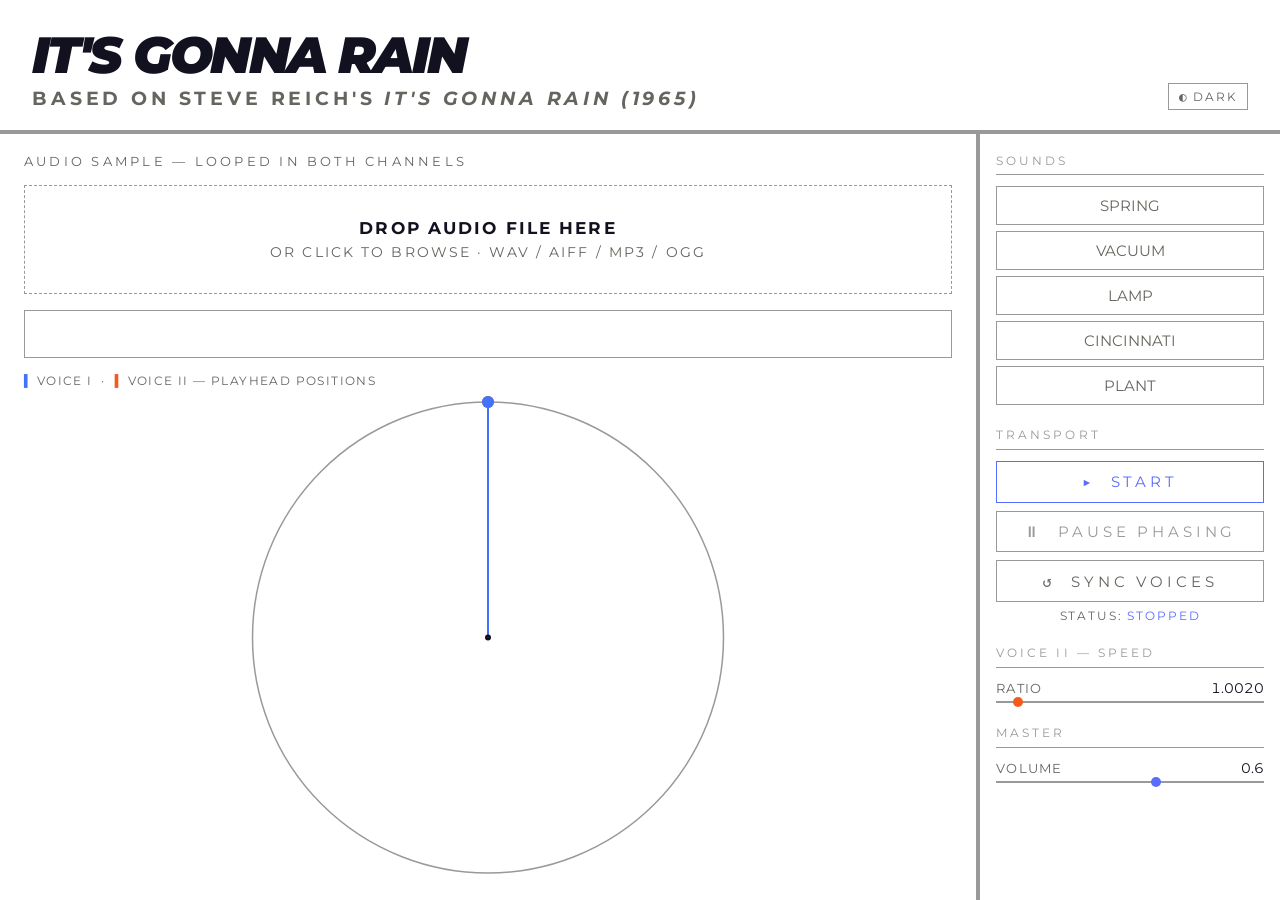
<file: C04/index.html>
<!DOCTYPE html>
<html lang="en">

<head>
  <meta charset="UTF-8">
  <meta name="viewport" content="width=device-width, initial-scale=1.0">
  <title>IT'S GONNA RAIN — Study on Phase</title>
  <script>
    // Apply saved theme before first paint (light is the default)
    try { if (localStorage.getItem('theme') === 'dark') document.documentElement.dataset.theme = 'dark'; } catch (e) { }
  </script>
  <link rel="stylesheet" href="style.css">
</head>

<body>

  <header>
    <div class="title-block">
      <h1>It's Gonna Rain</h1>
      <h2>Based on Steve Reich's <em>It's Gonna Rain (1965)</em> </h2>
    </div>
    <div class="meta">
      <button class="theme-btn" id="themeBtn" onclick="toggleTheme()">◐ &nbsp;Dark</button>
    </div>
  </header>

  <div class="body">
    <div class="left">

      <!-- Sample panel -->
      <div class="sample-section" id="sampleSection">
        <div class="section-label" style="margin-bottom:0">Audio sample — looped in both channels</div>

        <div class="drop-zone" id="dropZone">
          <input type="file" id="fileInput" accept="audio/*,.aif,.aiff,.aifc" onchange="loadFile(this.files[0])">
          <div class="drop-zone-text">
            <strong>Drop audio file here</strong>
            or click to browse · WAV / AIFF / MP3 / OGG
          </div>
        </div>

        <div class="sample-info" id="sampleInfo">
          File: <span id="sampleName">—</span> &nbsp;·&nbsp;
          Duration: <span id="sampleDur">—</span>
        </div>

        <canvas id="sampleWaveThumb"></canvas>

        <div class="playhead-row">
          <div class="playhead-label">
            <span style="color:var(--c1)">▌</span> Voice I &nbsp;·&nbsp;
            <span style="color:var(--c2)">▌</span> Voice II — playhead positions
          </div>
          <div class="circle-wrap"><canvas id="playheadCircle"></canvas></div>
        </div>
      </div>

    </div>

    <div class="right">

      <div>
        <div class="ctrl-title">Sounds</div>
        <div class="sound-btns">
          <button class="sound-btn" data-sound="1" onclick="loadSound(1)">SPRING</button>
          <button class="sound-btn" data-sound="2" onclick="loadSound(2)">VACUUM</button>
          <button class="sound-btn" data-sound="3" onclick="loadSound(3)">LAMP</button>
          <button class="sound-btn" data-sound="4" onclick="loadSound(4)">CINCINNATI</button>
          <button class="sound-btn" data-sound="5" onclick="loadSound(5)">PLANT</button>
        </div>
      </div>

      <div>
        <div class="ctrl-title">Transport</div>
        <button class="btn btn-play" id="btnPlay" onclick="togglePlay()">▶ &nbsp;Start</button>
        <button class="btn btn-phase" id="btnPhase" onclick="togglePhasing()" disabled>⏸ &nbsp;Pause phasing</button>
        <button class="btn btn-reset" onclick="resetPhase()">↺ &nbsp;Sync voices</button>
        <div class="status">STATUS: <span id="statusTxt">STOPPED</span></div>
      </div>

      <!-- Phase speed -->
      <div>
        <div class="ctrl-title">Voice II — Speed</div>
        <div class="ctrl-group">
          <div class="ctrl-row">
            <div class="ctrl-hd">
              <span class="cn">Ratio</span>
              <span class="cv" id="ratioVal">1.0020</span>
            </div>
            <input type="range" class="r2" id="ratioCtrl" min="1.0" max="1.03" step="0.0001" value="1.002"
              oninput="updateRatio()">
          </div>
        </div>
      </div>

      <div>
        <div class="ctrl-title">Master</div>
        <div class="ctrl-group">
          <div class="ctrl-row">
            <div class="ctrl-hd">
              <span class="cn">Volume</span>
              <span class="cv" id="volVal">0.6</span>
            </div>
            <input type="range" id="volCtrl" min="0" max="1" step="0.01" value="0.6" oninput="updateVol()">
          </div>
        </div>
      </div>

    </div>
  </div>

  <script src="script.js"></script>
</body>

</html>
</file>
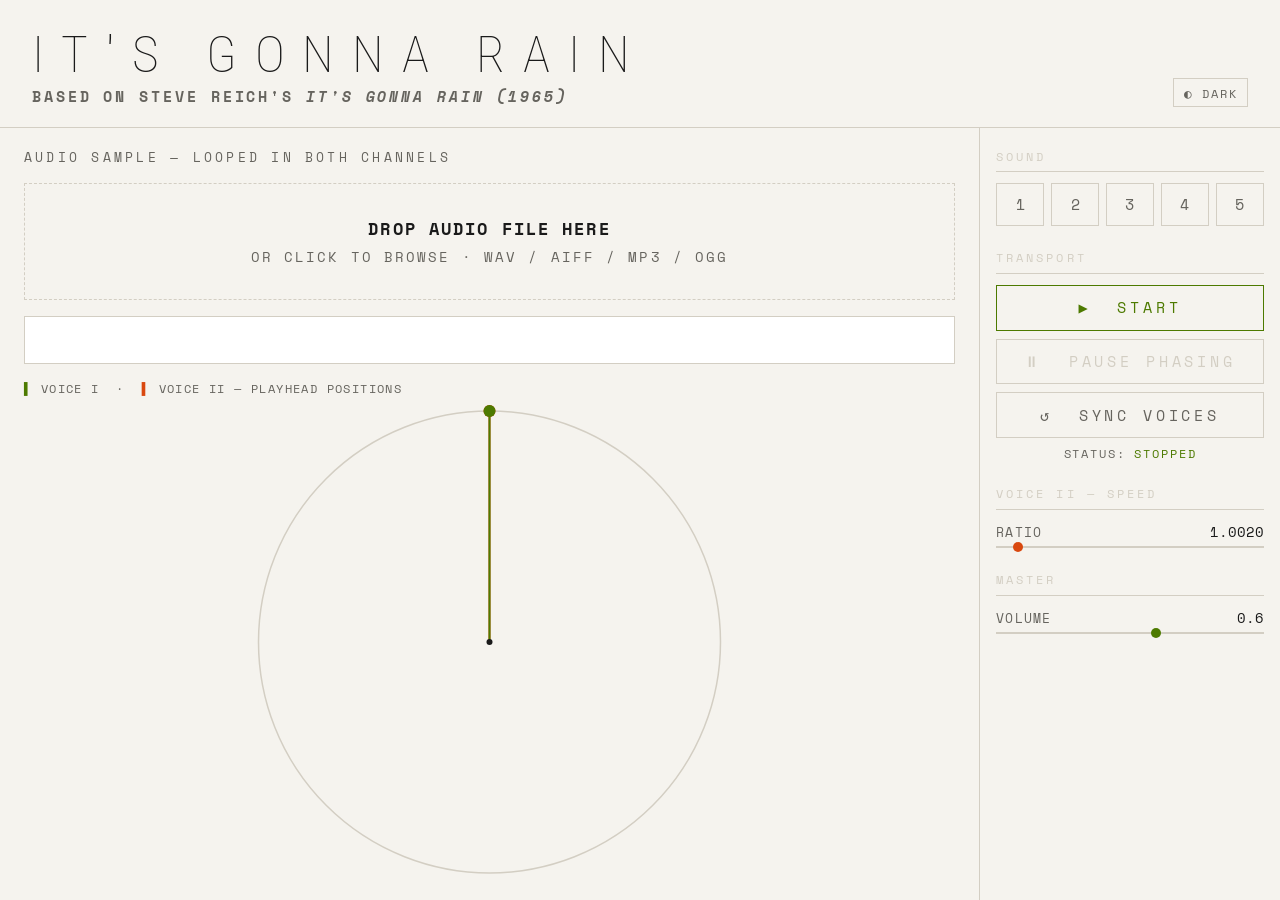
<file: IGR/index.html>
<!DOCTYPE html>
<html lang="en">

<head>
  <meta charset="UTF-8">
  <meta name="viewport" content="width=device-width, initial-scale=1.0">
  <title>IT'S GONNA RAIN — Study on Phase</title>
  <script>
    // Apply saved theme before first paint (light is the default)
    try { if (localStorage.getItem('theme') === 'dark') document.documentElement.dataset.theme = 'dark'; } catch (e) { }
  </script>
  <link rel="stylesheet" href="style.css">
</head>

<body>

  <header>
    <div class="title-block">
      <h1>It's Gonna Rain</h1>
      <h2>Based on Steve Reich's <em>It's Gonna Rain (1965)</em> </h2>
    </div>
    <div class="meta">
      <button class="theme-btn" id="themeBtn" onclick="toggleTheme()">◐ &nbsp;Dark</button>
    </div>
  </header>

  <div class="body">
    <div class="left">

      <!-- Sample panel -->
      <div class="sample-section" id="sampleSection">
        <div class="section-label" style="margin-bottom:0">Audio sample — looped in both channels</div>

        <div class="drop-zone" id="dropZone">
          <input type="file" id="fileInput" accept="audio/*,.aif,.aiff,.aifc" onchange="loadFile(this.files[0])">
          <div class="drop-zone-text">
            <strong>Drop audio file here</strong>
            or click to browse · WAV / AIFF / MP3 / OGG
          </div>
        </div>

        <div class="sample-info" id="sampleInfo">
          File: <span id="sampleName">—</span> &nbsp;·&nbsp;
          Duration: <span id="sampleDur">—</span>
        </div>

        <canvas id="sampleWaveThumb"></canvas>

        <div class="playhead-row">
          <div class="playhead-label">
            <span style="color:var(--c1)">▌</span> Voice I &nbsp;·&nbsp;
            <span style="color:var(--c2)">▌</span> Voice II — playhead positions
          </div>
          <div class="circle-wrap"><canvas id="playheadCircle"></canvas></div>
        </div>
      </div>

    </div>

    <div class="right">

      <div>
        <div class="ctrl-title">Sound</div>
        <div class="sound-btns">
          <button class="sound-btn" data-sound="1" onclick="loadSound(1)">1</button>
          <button class="sound-btn" data-sound="2" onclick="loadSound(2)">2</button>
          <button class="sound-btn" data-sound="3" onclick="loadSound(3)">3</button>
          <button class="sound-btn" data-sound="4" onclick="loadSound(4)">4</button>
          <button class="sound-btn" data-sound="5" onclick="loadSound(5)">5</button>
        </div>
      </div>

      <div>
        <div class="ctrl-title">Transport</div>
        <button class="btn btn-play" id="btnPlay" onclick="togglePlay()">▶ &nbsp;Start</button>
        <button class="btn btn-phase" id="btnPhase" onclick="togglePhasing()" disabled>⏸ &nbsp;Pause phasing</button>
        <button class="btn btn-reset" onclick="resetPhase()">↺ &nbsp;Sync voices</button>
        <div class="status">STATUS: <span id="statusTxt">STOPPED</span></div>
      </div>

      <!-- Phase speed -->
      <div>
        <div class="ctrl-title">Voice II — Speed</div>
        <div class="ctrl-group">
          <div class="ctrl-row">
            <div class="ctrl-hd">
              <span class="cn">Ratio</span>
              <span class="cv" id="ratioVal">1.0020</span>
            </div>
            <input type="range" class="r2" id="ratioCtrl" min="1.0" max="1.03" step="0.0001" value="1.002"
              oninput="updateRatio()">
          </div>
        </div>
      </div>

      <div>
        <div class="ctrl-title">Master</div>
        <div class="ctrl-group">
          <div class="ctrl-row">
            <div class="ctrl-hd">
              <span class="cn">Volume</span>
              <span class="cv" id="volVal">0.6</span>
            </div>
            <input type="range" id="volCtrl" min="0" max="1" step="0.01" value="0.6" oninput="updateVol()">
          </div>
        </div>
      </div>

    </div>
  </div>

  <script src="script.js"></script>
</body>

</html>
</file>
<file: C04/style.css>
@import url('https://fonts.googleapis.com/css2?family=Montserrat:ital,wght@0,100..900;1,100..900&family=Roboto+Mono:ital,wght@0,100..700;1,100..700&family=Space+Mono:ital,wght@0,400;0,700;1,400;1,700&display=swap');

/* Light theme (default) */
:root {
  --bg: #ffff;
  --fg: #12111f;
  --accent: #586cff;
  --dim: #999999;
  --mid: #66645e;
  --faint: #9a978f;
  --c1: #4173fa;
  --c2: #f55a1d;
  --cp: #f54fc3;
  --surface: #ebe8e1;
  --well: #ffffff;
  --on-accent: #ffffff;
}

/* Dark theme */
:root[data-theme="dark"] {
  --bg: #0a0a0a;
  --fg: #e8e4d9;
  --accent: #0059ff;
  --dim: #2a2a2a;
  --mid: #666;
  --faint: #333;
  --c1: #0059ff;
  --c2: #ff6b35;
  --cp: #00d4ff;
  --surface: #111;
  --well: #050505;
  --on-accent: #0a0a0a;
}

* {
  margin: 0;
  padding: 0;
  box-sizing: border-box;
}

body {
  background: var(--bg);
  color: var(--fg);
  font-family: 'Montserrat', monospace;
  min-height: 100vh;
  display: flex;
  flex-direction: column;
}

header {
  padding: 1.8rem 2rem 1.2rem;
  border-bottom: 4px solid var(--dim);
  display: flex;
  justify-content: space-between;
  align-items: flex-end;
}

.title-block h1 {
  font-family: 'Montserrat', sans-serif;
  font-weight: 900;
  font-size: clamp(1.8rem, 4.5vw, 3.2rem);
  letter-spacing: -0.05em;
  text-transform: uppercase;
  font-style: italic;
  line-height: 1;
}

.title-block h2 {
  font-size: 1.2rem;
  letter-spacing: 0.2em;
  color: var(--mid);
  margin-top: 0.4rem;
  text-transform: uppercase;
}

.meta {
  text-align: right;
  font-size: 0.88rem;
  color: var(--faint);
  letter-spacing: 0.1em;
  line-height: 2;
}

.theme-btn {
  font-family: 'Montserrat', monospace;
  font-size: 0.77rem;
  letter-spacing: 0.15em;
  text-transform: uppercase;
  padding: 0.3rem 0.6rem;
  border: 1px solid var(--dim);
  background: none;
  color: var(--mid);
  cursor: pointer;
  transition: border-color 0.12s, color 0.12s;
}

.theme-btn:hover {
  border-color: var(--fg);
  color: var(--fg);
}

.body {
  display: grid;
  grid-template-columns: 1fr 300px;
  flex: 1;
}

.left {
  border-right: 4px solid var(--dim);
  display: flex;
  flex-direction: column;
}

/* ── Sections ── */
.section-label {
  font-size: 0.81rem;
  letter-spacing: 0.25em;
  color: var(--mid);
  text-transform: uppercase;
  margin-bottom: 0.9rem;
}

/* ── Sample panel ── */
.sample-section {
  padding: 1.2rem 1.5rem;
  flex: 1;
  display: flex;
  flex-direction: column;
  gap: 1rem;
}

.drop-zone {
  border: 1px dashed var(--dim);
  padding: 2rem 1rem;
  text-align: center;
  cursor: pointer;
  transition: border-color 0.15s, background 0.15s;
  position: relative;
}

.drop-zone:hover,
.drop-zone.dragover {
  border-color: var(--accent);
  background: var(--surface);
}

.drop-zone input[type=file] {
  position: absolute;
  inset: 0;
  opacity: 0;
  cursor: pointer;
  width: 100%;
  height: 100%;
}

.drop-zone-text {
  font-size: 0.88rem;
  letter-spacing: 0.15em;
  color: var(--mid);
  text-transform: uppercase;
  pointer-events: none;
}

.drop-zone-text strong {
  display: block;
  color: var(--fg);
  margin-bottom: 0.3rem;
  font-size: 1.05rem;
}

.sample-info {
  display: none;
  font-size: 0.84rem;
  color: var(--mid);
  letter-spacing: 0.1em;
  padding: 0.5rem 0.7rem;
  border: 1px solid var(--dim);
  background: var(--surface);
}

.sample-info.visible {
  display: block;
}

.sample-info span {
  color: var(--fg);
}

/* Waveform thumbnail */
#sampleWaveThumb {
  display: block;
  width: 100%;
  height: 48px;
  border: 1px solid var(--dim);
  background: var(--well);
}

.playhead-row {
  display: flex;
  flex-direction: column;
  gap: 0.4rem;
  flex: 1;
}

/* Circle fills whatever space is left in the column */
.circle-wrap {
  flex: 1;
  position: relative;
  min-height: 320px;
}

#playheadCircle {
  position: absolute;
  inset: 0;
  width: 100%;
  height: 100%;
}

.playhead-label {
  font-size: 0.73rem;
  color: var(--mid);
  letter-spacing: 0.12em;
  text-transform: uppercase;
}

/* ── Right panel ── */
.right {
  padding: 1.2rem 1rem;
  flex-wrap: wrap;
  display: flex;
  flex-direction: column;
  gap: 1.4rem;
}

.ctrl-title {
  font-size: 0.77rem;
  letter-spacing: 0.25em;
  color: var(--dim);
  text-transform: uppercase;
  border-bottom: 1px solid var(--dim);
  padding-bottom: 0.4rem;
  margin-bottom: 0.7rem;
}

.ctrl-group {
  display: flex;
  flex-direction: column;
  gap: 1rem;
}

.ctrl-row {
  display: flex;
  flex-direction: column;
  gap: 0.25rem;
}

.ctrl-hd {
  display: flex;
  justify-content: space-between;
  align-items: baseline;
}

.cn {
  font-size: 0.81rem;
  letter-spacing: 0.1em;
  color: var(--mid);
  text-transform: uppercase;
}

.cv {
  font-size: 0.88rem;
  color: var(--fg);
  font-variant-numeric: tabular-nums;
}

input[type=range] {
  -webkit-appearance: none;
  width: 100%;
  height: 2px;
  background: var(--dim);
  outline: none;
  cursor: pointer;
}

input[type=range]::-webkit-slider-thumb {
  -webkit-appearance: none;
  width: 10px;
  height: 10px;
  border-radius: 50%;
  background: var(--accent);
  cursor: pointer;
  transition: transform 0.1s;
}

input[type=range]::-webkit-slider-thumb:hover {
  transform: scale(1.5);
}

input[type=range].r2::-webkit-slider-thumb {
  background: var(--c2);
}

.btn {
  font-family: 'Montserrat', monospace;
  font-size: 0.96rem;
  letter-spacing: 0.25em;
  text-transform: uppercase;
  padding: 0.65rem 1rem;
  cursor: pointer;
  width: 100%;
  border: 1px solid;
  background: none;
  transition: background 0.12s, color 0.12s;
}

.btn-play {
  border-color: var(--accent);
  color: var(--accent);
}

.btn-play:hover,
.btn-play.on {
  background: var(--accent);
  color: var(--on-accent);
}

.btn-phase {
  border-color: var(--cp);
  color: var(--cp);
  margin-top: 0.5rem;
}

.btn-phase:hover {
  background: var(--cp);
  color: var(--on-accent);
}

.btn-phase.paused {
  background: var(--cp);
  color: var(--on-accent);
}

.btn-phase:disabled {
  border-color: var(--dim);
  color: var(--dim);
  cursor: default;
  pointer-events: none;
}

.btn-reset {
  border-color: var(--dim);
  color: var(--mid);
  margin-top: 0.5rem;
}

.btn-reset:hover {
  border-color: var(--fg);
  color: var(--fg);
}

.sound-btns {
  display: grid;
  gap: 0.4rem;
}

.sound-btn {
  font-family: 'Montserrat', monospace;
  font-size: 0.96rem;
  padding: 0.55rem 0.3rem;
  cursor: pointer;
  border: 1px solid var(--dim);
  background: none;
  color: var(--mid);
  transition: background 0.12s, color 0.12s, border-color 0.12s;
}

.sound-btn:hover {
  border-color: var(--fg);
  color: var(--fg);
}

.sound-btn.active {
  background: var(--accent);
  border-color: var(--accent);
  color: var(--on-accent);
}

.status {
  font-size: 0.77rem;
  color: var(--mid);
  letter-spacing: 0.15em;
  text-align: center;
  margin-top: 0.35rem;
}

.status span {
  color: var(--accent);
}

@media (max-width: 640px) {
  .body {
    grid-template-columns: 1fr;
  }

  .left {
    border-right: none;
    border-bottom: 1px solid var(--dim);
  }
}
</file>
<file: IGR/style.css>
@import url('https://fonts.googleapis.com/css2?family=Space+Mono:ital,wght@0,400;0,700;1,400&family=Roboto+Condensed:wght@100;300&display=swap');

/* Light theme (default) */
:root {
  --bg: #f5f3ee;
  --fg: #1a1a1a;
  --accent: #4d7a00;
  --dim: #d3cec3;
  --mid: #66645e;
  --faint: #9a978f;
  --c1: #4d7a00;
  --c2: #d9480f;
  --cp: #0077a8;
  --surface: #ebe8e1;
  --well: #ffffff;
  --on-accent: #ffffff;
}

/* Dark theme */
:root[data-theme="dark"] {
  --bg: #0a0a0a;
  --fg: #e8e4d9;
  --accent: #c8ff00;
  --dim: #2a2a2a;
  --mid: #666;
  --faint: #333;
  --c1: #c8ff00;
  --c2: #ff6b35;
  --cp: #00d4ff;
  --surface: #111;
  --well: #050505;
  --on-accent: #0a0a0a;
}

* { margin: 0; padding: 0; box-sizing: border-box; }

body {
  background: var(--bg);
  color: var(--fg);
  font-family: 'Space Mono', monospace;
  min-height: 100vh;
  display: flex;
  flex-direction: column;
}

header {
  padding: 1.8rem 2rem 1.2rem;
  border-bottom: 1px solid var(--dim);
  display: flex;
  justify-content: space-between;
  align-items: flex-end;
}

.title-block h1 {
  font-family: 'Roboto Condensed', sans-serif;
  font-weight: 100;
  font-size: clamp(1.8rem, 4.5vw, 3.2rem);
  letter-spacing: 0.35em;
  text-transform: uppercase;
  line-height: 1;
}

.title-block h2 {
  font-size: 0.91rem;
  letter-spacing: 0.2em;
  color: var(--mid);
  margin-top: 0.4rem;
  text-transform: uppercase;
}

.meta {
  text-align: right;
  font-size: 0.88rem;
  color: var(--faint);
  letter-spacing: 0.1em;
  line-height: 2;
}

.theme-btn {
  font-family: 'Space Mono', monospace; font-size: 0.77rem;
  letter-spacing: 0.15em; text-transform: uppercase;
  padding: 0.3rem 0.6rem;
  border: 1px solid var(--dim); background: none; color: var(--mid);
  cursor: pointer; transition: border-color 0.12s, color 0.12s;
}
.theme-btn:hover { border-color: var(--fg); color: var(--fg); }

.body {
  display: grid;
  grid-template-columns: 1fr 300px;
  flex: 1;
}

.left {
  border-right: 1px solid var(--dim);
  display: flex;
  flex-direction: column;
}

/* ── Sections ── */
.section-label {
  font-size: 0.81rem;
  letter-spacing: 0.25em;
  color: var(--mid);
  text-transform: uppercase;
  margin-bottom: 0.9rem;
}

/* ── Sample panel ── */
.sample-section {
  padding: 1.2rem 1.5rem;
  flex: 1;
  display: flex;
  flex-direction: column;
  gap: 1rem;
}

.drop-zone {
  border: 1px dashed var(--dim);
  padding: 2rem 1rem;
  text-align: center;
  cursor: pointer;
  transition: border-color 0.15s, background 0.15s;
  position: relative;
}

.drop-zone:hover, .drop-zone.dragover {
  border-color: var(--accent);
  background: var(--surface);
}

.drop-zone input[type=file] {
  position: absolute; inset: 0; opacity: 0; cursor: pointer; width: 100%; height: 100%;
}

.drop-zone-text {
  font-size: 0.88rem; letter-spacing: 0.15em; color: var(--mid); text-transform: uppercase;
  pointer-events: none;
}

.drop-zone-text strong { display: block; color: var(--fg); margin-bottom: 0.3rem; font-size: 1.05rem; }

.sample-info {
  display: none;
  font-size: 0.84rem; color: var(--mid); letter-spacing: 0.1em;
  padding: 0.5rem 0.7rem;
  border: 1px solid var(--dim);
  background: var(--surface);
}
.sample-info.visible { display: block; }
.sample-info span { color: var(--fg); }

/* Waveform thumbnail */
#sampleWaveThumb {
  display: block; width: 100%; height: 48px;
  border: 1px solid var(--dim); background: var(--well);
}

.playhead-row {
  display: flex; flex-direction: column; gap: 0.4rem; flex: 1;
}

/* Circle fills whatever space is left in the column */
.circle-wrap { flex: 1; position: relative; min-height: 320px; }
#playheadCircle { position: absolute; inset: 0; width: 100%; height: 100%; }

.playhead-label {
  font-size: 0.73rem; color: var(--mid); letter-spacing: 0.12em; text-transform: uppercase;
}

/* ── Right panel ── */
.right {
  padding: 1.2rem 1rem; display: flex; flex-direction: column; gap: 1.4rem;
}

.ctrl-title {
  font-size: 0.77rem; letter-spacing: 0.25em; color: var(--dim);
  text-transform: uppercase; border-bottom: 1px solid var(--dim);
  padding-bottom: 0.4rem; margin-bottom: 0.7rem;
}

.ctrl-group { display: flex; flex-direction: column; gap: 1rem; }
.ctrl-row   { display: flex; flex-direction: column; gap: 0.25rem; }

.ctrl-hd { display: flex; justify-content: space-between; align-items: baseline; }

.cn { font-size: 0.81rem; letter-spacing: 0.1em; color: var(--mid); text-transform: uppercase; }
.cv { font-size: 0.88rem; color: var(--fg); font-variant-numeric: tabular-nums; }

input[type=range] {
  -webkit-appearance: none; width: 100%; height: 2px;
  background: var(--dim); outline: none; cursor: pointer;
}
input[type=range]::-webkit-slider-thumb {
  -webkit-appearance: none; width: 10px; height: 10px;
  border-radius: 50%; background: var(--accent);
  cursor: pointer; transition: transform 0.1s;
}
input[type=range]::-webkit-slider-thumb:hover { transform: scale(1.5); }
input[type=range].r2::-webkit-slider-thumb { background: var(--c2); }

.btn {
  font-family: 'Space Mono', monospace; font-size: 0.96rem;
  letter-spacing: 0.25em; text-transform: uppercase;
  padding: 0.65rem 1rem; cursor: pointer; width: 100%;
  border: 1px solid; background: none; transition: background 0.12s, color 0.12s;
}
.btn-play  { border-color: var(--accent); color: var(--accent); }
.btn-play:hover, .btn-play.on { background: var(--accent); color: var(--on-accent); }
.btn-phase { border-color: var(--cp); color: var(--cp); margin-top: 0.5rem; }
.btn-phase:hover { background: var(--cp); color: var(--on-accent); }
.btn-phase.paused { background: var(--cp); color: var(--on-accent); }
.btn-phase:disabled { border-color: var(--dim); color: var(--dim); cursor: default; pointer-events: none; }
.btn-reset { border-color: var(--dim); color: var(--mid); margin-top: 0.5rem; }
.btn-reset:hover { border-color: var(--fg); color: var(--fg); }

.sound-btns { display: grid; grid-template-columns: repeat(5, 1fr); gap: 0.4rem; }
.sound-btn {
  font-family: 'Space Mono', monospace; font-size: 0.96rem;
  padding: 0.55rem 0; cursor: pointer;
  border: 1px solid var(--dim); background: none; color: var(--mid);
  transition: background 0.12s, color 0.12s, border-color 0.12s;
}
.sound-btn:hover { border-color: var(--fg); color: var(--fg); }
.sound-btn.active { background: var(--accent); border-color: var(--accent); color: var(--on-accent); }

.status {
  font-size: 0.77rem; color: var(--mid); letter-spacing: 0.15em;
  text-align: center; margin-top: 0.35rem;
}
.status span { color: var(--accent); }

@media (max-width: 640px) {
  .body { grid-template-columns: 1fr; }
  .left { border-right: none; border-bottom: 1px solid var(--dim); }
}
</file>
